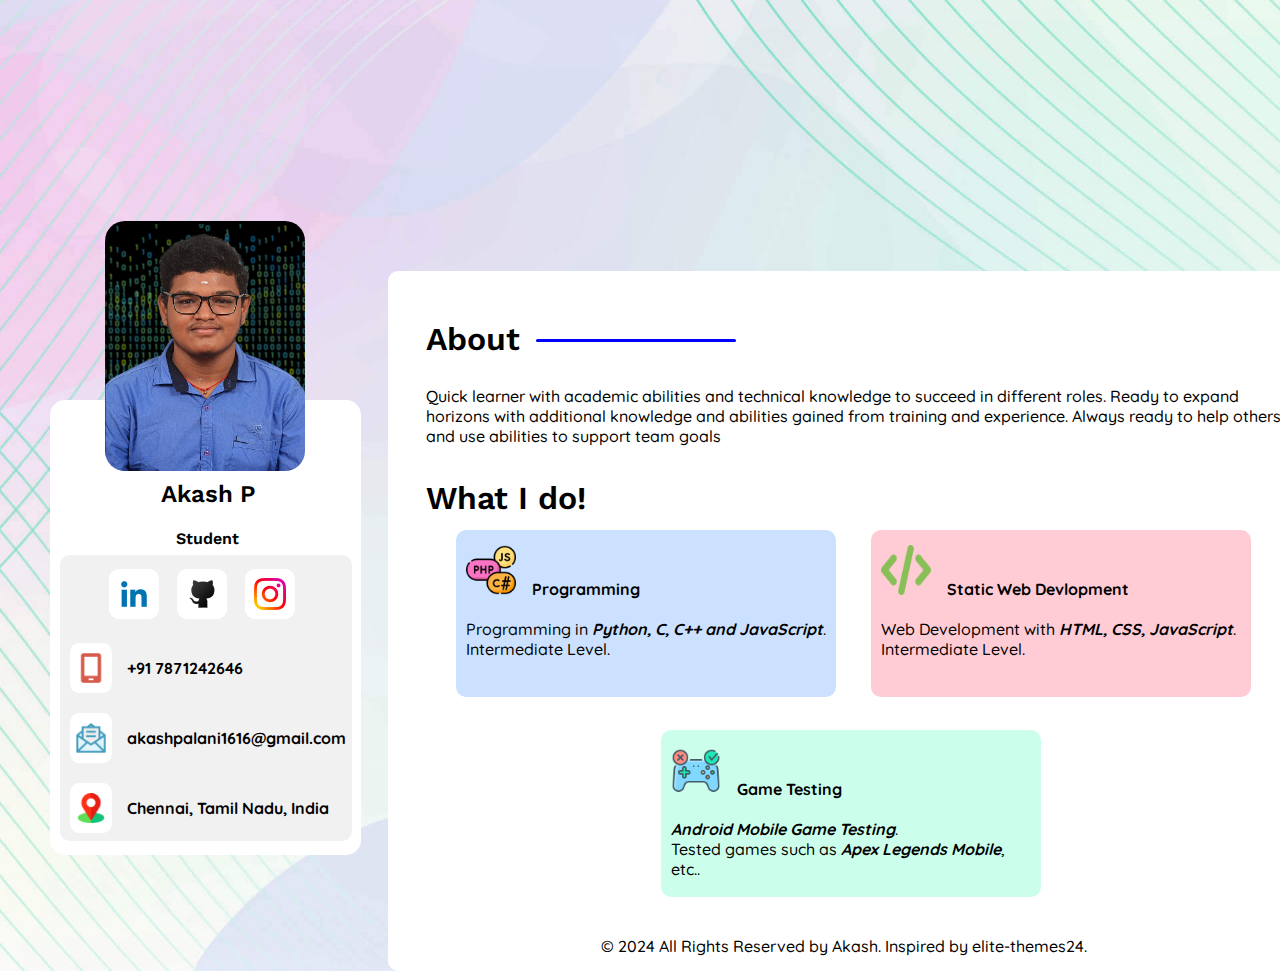
<file: index.html>
<html>
    <head>
        <html lang="en">
        <meta charset="utf-8">
        <meta name="viewport" content="width=device-width, initial-scale=1.0">
        <title>Portfolio</title>
        <link rel="icon" type="image/x-icon" href="img/favicon.png">
        <header><h1>&nbsp;</h1></header>
        <link rel="stylesheet" href="css/styles.css">
        <script type="text/javascript" src="js/script.js"></script>
        <link rel="preconnect" href="https://fonts.googleapis.com">
        <link rel="preconnect" href="https://fonts.gstatic.com" crossorigin>
        <link href="https://fonts.googleapis.com/css2?family=Quicksand:wght@300..700&display=swap" rel="stylesheet">
        <link rel="preconnect" href="https://fonts.googleapis.com">
        <link rel="preconnect" href="https://fonts.gstatic.com" crossorigin>
        <link href="https://fonts.googleapis.com/css2?family=Work+Sans:wght@300..900&display=swap" rel="stylesheet">
    </head>
    <body>
        <div class="big">
        <dl>
            <div id="rsq"></div>
            <dd>         
                <p id="About">
                    <img src="img/about.svg" alt="about" id="About" onclick="openIframe('About.html')" class="active-on-click">
                    </a>
                </p>
            </dd>
            <dd>
                    <p id="Resume">
                    <img src="img/resume.svg" id="Resume"  onclick="openIframe('resume.html')" class="active-on-click">
                    </a>
                </p>
            </dd>
        </dl>
    <div class="flex-container">
        <div class="LColumn">
                <img src="img/photo-1.png" alt="Profile pic" id="Profile">
                <div id="rgc"></div>
                <div id="rbc"></div>
            <div class="socials">
                <h2>&nbsp; Akash P</h2>
                <h4>&nbsp; Student</h4>
                <button id="li" onclick=window.open('https://www.linkedin.com/in/akashpalani/','_blank')>
                    <img src="img/linkedin.png" onmouseover="this.src='img/linkedinh.png';" onmouseout="this.src='img/linkedin.png';" alt="Linkedin" id="Linkedin">
                </button>
                <button id="gh" onclick=window.open('https://www.github.com/akashpalani7','_blank')>
                    <img src='img/github.png' onmouseover="this.src='img/githubh.png';" onmouseout="this.src='img/github.png';" alt="Github" id="Github">
                </button>
                <button id="in" onclick=window.open('https://www.instagram.com/eternal_blue_akash/','_blank')>
                    <img src="img/instagram.png" onmouseover="this.src='img/instagramh.png';" onmouseout="this.src='img/instagram.png';" alt="Instagram" id="Instagram">
                </button>
            </div>
            <div class="contacts">
                <p id="Phone">
                    <button id="ph" onclick="location.href='tel:+917871242646';"><img src="img/mobile.png" alt="Phone" id="Phone"></button> +91&nbsp;7871242646
                </p>
                <p id="Email">
                    <button id="mail" onclick="location.href='mailto:akashpalani1616@gmail.com';"><img src="img/mail.png" alt="Email" id="Email"></button>akashpalani1616@gmail.com
                 <p id="Location">
                    <button id="loc"><img src="img/location.png" alt="Location" id="Location"></button> Chennai,&nbsp;Tamil&nbsp;Nadu,&nbsp;India
                </p>
            </div>
        </div>
    <div class="iframe-container">
        <iframe id="iframe" src="About.html"></iframe>
        <iframe id="iframe2" src="resume.html"></iframe>
    </div>
    </div>
    </div>
    </body>
</html>
</file>
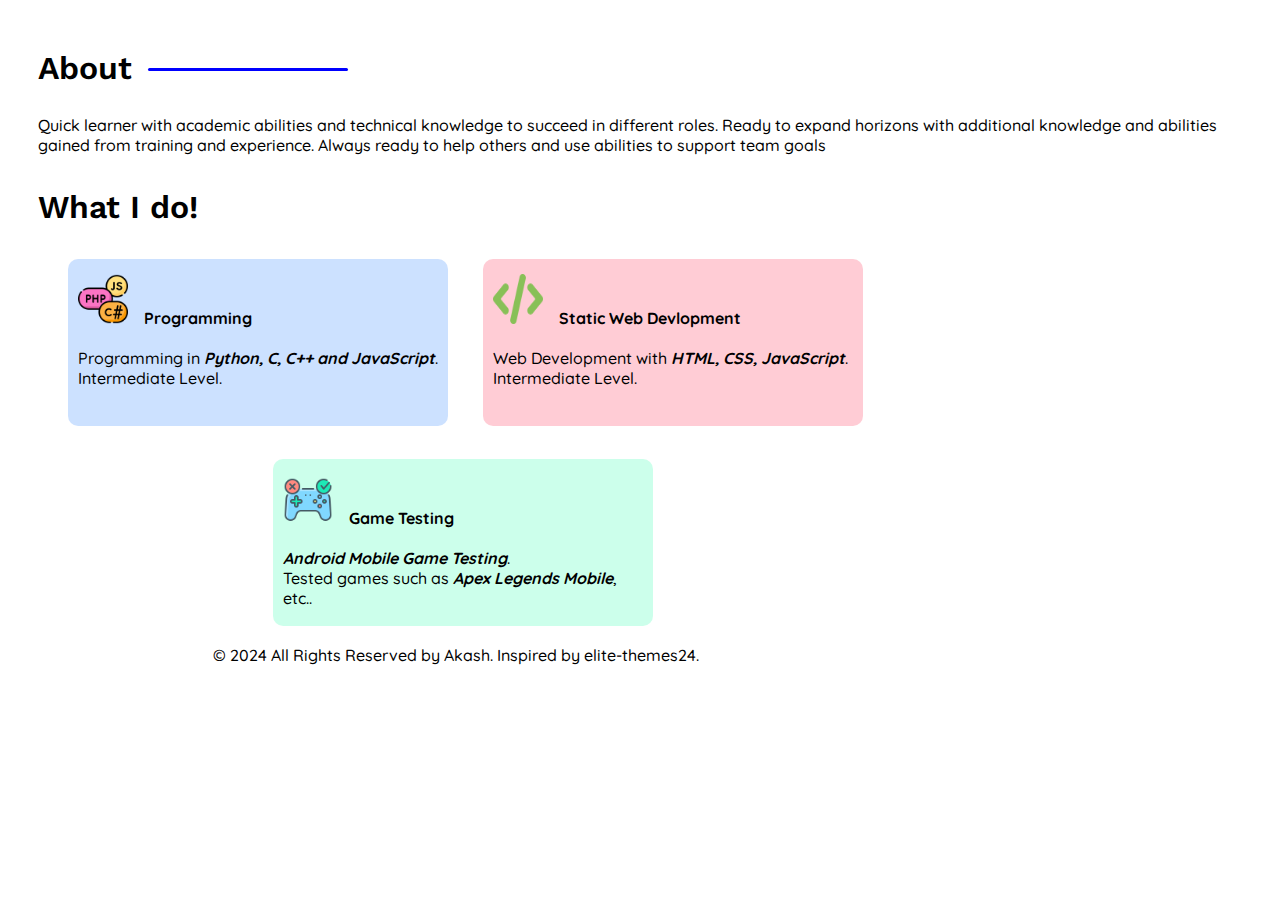
<file: About.html>
<html>
    <head>
        <html lang="en">
        <meta charset="utf-8">
        <meta name="viewport" content="width=device-width, initial-scale=1.0">
        <link rel="stylesheet" href="css/stylesi.css">
        <link rel="preconnect" href="https://fonts.googleapis.com">
        <link rel="preconnect" href="https://fonts.gstatic.com" crossorigin>
        <link href="https://fonts.googleapis.com/css2?family=Quicksand:wght@300..700&display=swap" rel="stylesheet">
        <link rel="preconnect" href="https://fonts.googleapis.com">
        <link rel="preconnect" href="https://fonts.gstatic.com" crossorigin>
        <link href="https://fonts.googleapis.com/css2?family=Work+Sans:wght@300..900&display=swap" rel="stylesheet">
    </head>
    <body>
<div class="CColoumn">
    <h1 id="head">
        <br>About<div id="bline"></div>
    </h1>
    <p>
        Quick learner with academic abilities and technical knowledge to succeed in different roles. Ready to expand horizons with additional knowledge and abilities gained from training and experience. Always ready to help others and use abilities to support team goals
    </p>
    <h1 id="head1">
        <br>
        What I do!
    </h1>
    <p id="boxc1">
        <img src="img/Programming.png" alt="Programming" title="Programming" id="Coding">
        <Strong id=""> &nbsp;&nbsp; Programming</Strong>
        <br><br>Programming in <i><strong>Python, C, C++ and JavaScript</strong></i>.
        <br>Intermediate Level.
    </p>
    <p id="boxc2">
        <img src="img/WebDevelopment.png" alt="Web Development" title="Web Development" id="WebDev">
        <strong>&nbsp;&nbsp; Static Web Devlopment</strong>
        <br><br>Web Development with <i><strong>HTML, CSS, JavaScript</i></strong>.
        <br>Intermediate Level.
    </p>
    <p id="boxc3">
        <img src="img/GameTesting.png" alt="Game Testing" title="Game Testing" id="GameTest">
        <strong>&nbsp;&nbsp; Game Testing</strong>
        <br><br><i><strong>Android Mobile Game Testing</i></strong>.
        <br>Tested games such as <strong><i>Apex Legends Mobile</i></strong>,<br>etc..
    </p>
</div>
<div class="footer">
    <p>
        © 2024 All Rights Reserved by Akash. Inspired by elite-themes24.
    </p>
</div>
</body>
</html>
</file>
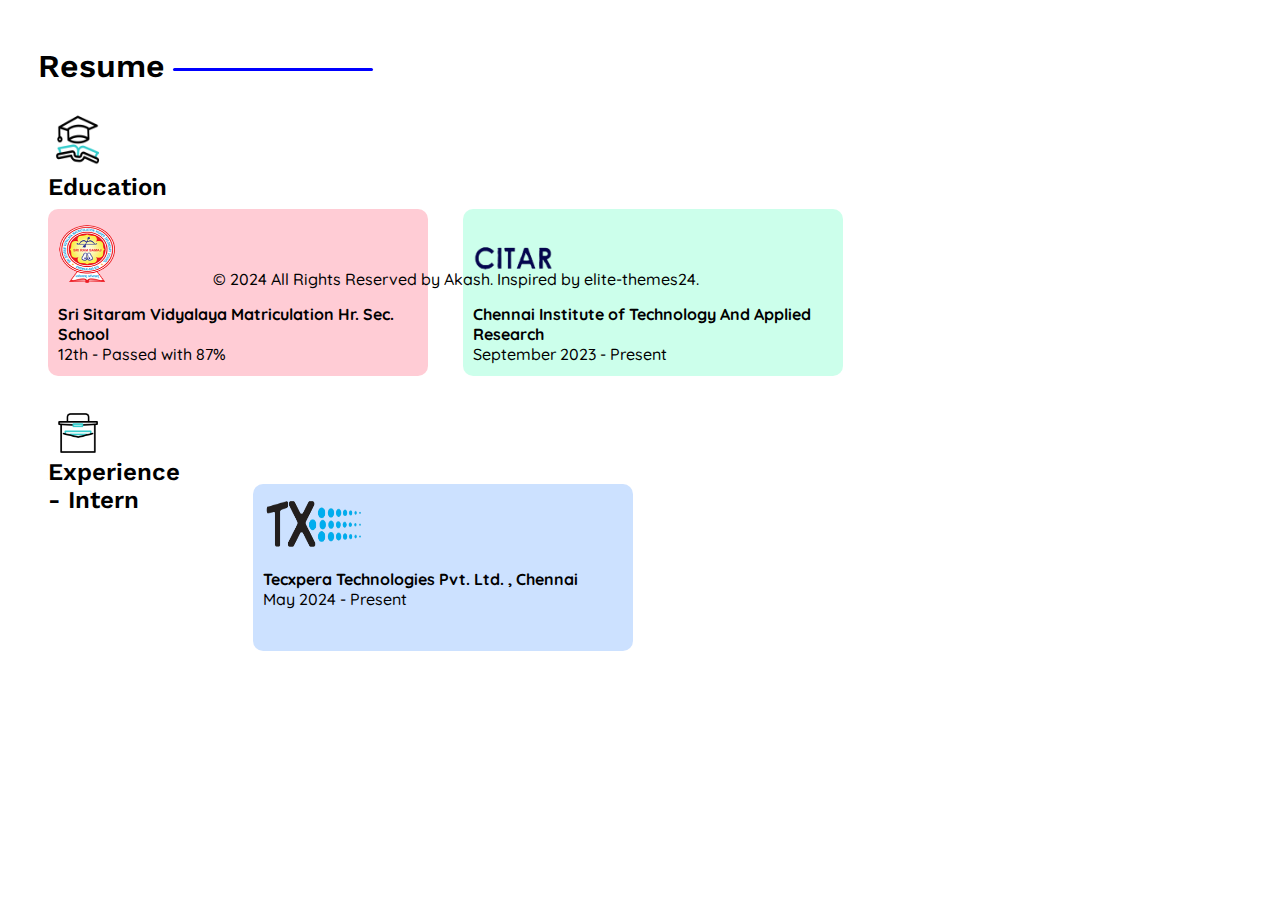
<file: resume.html>
<html>
    <head>
        <html lang="en">
        <meta charset="utf-8">
        <meta name="viewport" content="width=device-width, initial-scale=1.0">
        <link rel="stylesheet" href="css/stylesr.css">
        <link rel="preconnect" href="https://fonts.googleapis.com">
        <link rel="preconnect" href="https://fonts.gstatic.com" crossorigin>
        <link href="https://fonts.googleapis.com/css2?family=Quicksand:wght@300..700&display=swap" rel="stylesheet">
        <link rel="preconnect" href="https://fonts.googleapis.com">
        <link rel="preconnect" href="https://fonts.gstatic.com" crossorigin>
        <link href="https://fonts.googleapis.com/css2?family=Work+Sans:wght@300..900&display=swap" rel="stylesheet">
    </head>
    <body>
    <h1 id="resume">Resume</h1>
    <div id="bline"></div>
<div class="CColoumn">
    <h2 id="head1">
        <img src="img/Education.gif" type="image/gif" alt="Education" title="Education" id="education">
        Education
    </h2>
    <p id="boxc1">
        <img src="img/ssrv.png" alt="School" title="School" id="school">
        <br><br><strong>Sri Sitaram Vidyalaya Matriculation Hr. Sec. School</strong>
        <br>12th - Passed with 87%
    </p>
    <p id="boxc2">
        <img src="img/citar.png" alt="College" title="College" id="college">
        <br><br><strong>Chennai Institute of Technology And Applied Research</strong>
        <br> September 2023 - Present
    </p>
    <h2 id="head2">
        <img src="img/Experience.gif" alt="Experience" title="Experience" id="experience">
        Experience - Intern
    </h2>
    <p id="boxc3">
        <img src="img/Tecxpera.png" alt="Intern" title="Intern" id="intern">
        <br><br><strong>Tecxpera Technologies Pvt. Ltd. , Chennai</strong>
        <br>May 2024 - Present
    </p>
    </div>
</div>
<div class="footer">
    <p>
        © 2024 All Rights Reserved by Akash. Inspired by elite-themes24.
    </p>
</div>
</body>
</html>
</file>
<file: css/styles.css>
html{
    overflow-y:scroll
}

body{
    background-image:url(bg.jpg);
    background-repeat: no-repeat;
    background-attachment:fixed;
    background-size:cover;
    background-position:center;
    font-family: "Quicksand","Work Sans", sans-serif;
    font-optical-sizing: auto;
    font-weight: 600;
    font-style: normal;
    display: flex;
    flex-grow: 3;
    flex-direction: column;
}

h2,h4{
    background: transparent;
    font-family:"Work Sans";
    font-weight:600;
}
p{
    font-family:"Quicksand";
    font-weight:700;
}

dl{
    position:absolute;
    left:1370px;
    top:400px;
    background:transparent;
}

#rsq{
    margin-left:-27px;
    border-radius: 15px;
    position:absolute;
    width:135px;
    height:251px;
    background:white;
}

img{
    background:transparent;
}

a{
    text-decoration: none;
    color:black;
}

img#Resume, img#About {
    background-color: rgb(241, 241, 241);
    border: none;
    padding: 20px 25px;
    cursor: pointer;
    display: flex;
    justify-content: center;
    border-radius: 10px;
    margin-bottom: 20px;
    height:60px;
    width:60px;
    transform: translateX(-50%);
}

img#Resume:hover, img#About:hover{
    background: #0340f8ab;
}

img#Profile{
    height:250px;
    width:200px;
    position:relative;
    top:130px;
    left:97px;
    z-index:2;
    border-radius:20px;
}

.socials{
    top: 460;
    left:72px;
    width:260px;
    height:380px;
    position:absolute;
    text-align:center;
    border-radius:10px;
    justify-content: center;
    align-items: center;
    z-index:3;
}

.contacts{
    padding-left:7px;
    top: 625px;
    left:63px;
    width:250px;
    position:absolute;
    display:block;
    text-align:center;
    border-radius:15px;
    z-index:3;
}

#phone,#email,#location{
    display:flex;
    align-items:center;
    padding-top:2px;
    padding-bottom:2px;
    position:static;
    text-indent:15px;
    width:30px;
    background:transparent;
}

.contacts p#Phone button#ph:hover, .contacts p#Email button#mail:hover{
    background:rgba(149, 147, 147, 0.5);
}

#Instagram,#Github,#Linkedin{
    align-items:center;
    padding:2px 2px 2px 2px;
    width: 32px;
}

button{
    align-items:center;
    cursor: pointer;
    height: 50px;
    width: 50px;
    border-radius: 20%;
    background:white;
    border:none;
}

button#loc{
    cursor:default;
}

button#in{
    background: linear-gradient(white, white 50%, #fdf497 0%, #fdf497 5%, #fd5949 45%, #d6249f 60%, #285AEB 90%);
}

button#gh{
    background:linear-gradient(white, white 50%, gray 50%, gray);   
}

button#li{
    background: linear-gradient(white, white 50%, #5902fb 50%, #5902fb);
}

button#li:hover,button#gh:hover,button#in:hover{
    background-position: 100.5% 100.00001%;
}

button#li,button#gh,button#in{
    justify-content: center;
    align-items: center;
    text-align: center;
    margin: 0 7px;
    background-size: 100% 200%;
    transition: background .7s;
}

img#Github:hover,img#Linkedin:hover,img#Instagram:hover{
    transform: rotateY(720deg);
    transition: transform .8s;
}

#iframe{
    margin-top:280px;
    margin-left:840px;
    position: absolute;   
    transform: translate(-50%, -50%);
    width: 920px; 
    height: 700px;
    border: grey;
    background:white;
    border-radius:10px;
    scrollbar-width: 0px;
    scrollbar-color: transparent;
}

#iframe2{
    display:none;
    scrollbar-width:none;
    scrollbar-color: transparent;
}

div#rbc{
        position: absolute;
        height:246px;
        width: 252px;
        left:60px;
        top:555px;
        padding: 20px;
        border-radius: 10px;
        gap: 22px;
        background:rgb(241, 241, 241);
        z-index: 2;
}

div#rgc{
    position:absolute;
    top:400px;
    left:50px;
    width:311px;
    height:455px;
    background: white;
    align-items: center;
    border-radius:15px;
    z-index:1;
}

@media only screen and (max-width: 1023px) {
    html{
        align-self: center;
        align-items: center;
        flex-basis:0;
    }

    head{
        align-self: center;
        align-items:center;
    }

    body{
        font-size: 14px;
        align-items:center;
        align-self: center;
        flex-basis:0;
    }

    dl{
        display: none;
    }

    div.Lcolumn{
       position:unset;
       display:flex;
       flex-direction:inherit;
       flex-grow: 1;
       flex-shrink: 1;
       align-items: center;
       align-self: center;
       justify-content:center;
       flex-direction: column;
    }

    div#rgc{
        position:unset;
        display:flex;
        flex-direction:column;
        flex-grow: 1;
        flex-shrink: 1;
        align-self: center;
        margin-top:-80px;
    }

    div#rbc{
        position:unset;
        display: flex;
        flex-grow: 1;
        flex-direction:column;
        flex-shrink: 1;
        align-items: center;
        margin-top:-295px;
        }

    img#Profile{
        position:unset;  
        display: flex;
        flex-grow:1;
        flex-shrink:1;

    }

    div.socials{
        position:unset;
        flex-grow:1;
        flex-shrink:1;
        margin-top:-370px;
    }

    div.contacts{
        position:unset;
        flex-grow:1;
        flex-shrink:1;
        margin-top:-225px;
    }

    #iframe2{
        display:flex;
        flex-grow:1;
        flex-shrink: 1;
        flex-flow: column;
        height:1900px;
        width:400px;
        margin-top:1000px;
        border: grey;
        background:white;
        border-radius:10px;
        z-index:2;

    }

    #iframe{
        display:flex;
        flex-grow:1;
        flex-flow: column;
        height:870px;
        width:400px;
        margin-top:500px;
        margin-left:200;
        border: grey;
        background:white;
        border-radius:10px;
        z-index:2;
    }

    .iframe-container{
        display:flex;
        flex-direction: column;
        flex-grow: 1;
        flex-shrink:1;
        -ms-flex-item-align: center;
    }
}
</file>
<file: css/stylesi.css>
body{
    font-family: "Quicksand","Work Sans", sans-serif;
    font-optical-sizing: auto;
    font-weight: 400;
    font-style: normal;
    position:absolute;
    left:30px;
    top:10px;
}

h1{
    font-family:"Work Sans";
    font-weight:600;
}

#head{
    position:relative;
    top:-7px;
}

#head1{
    position:relative;
    top:-27px;
}

p{
    font-family:"Quicksand";
    font-weight:500;
}

.footer{
    font-family:"Work Sans";
    font-weight:800;
}

img#Coding,img#WebDev,img#GameTest{
    width: 50px;
    height:50px;
    background:transparent;
}

#boxc1,#boxc2,#boxc3{
    width:370px;
    height:150px;
    position:absolute;
    border-radius: 10px;
    padding:15px 0px 2px 10px
}

#boxc1{
    left:30px;
    top:225px;
    background:rgba(0, 106, 255,0.2);
}

#boxc2{
    left:445px;
    top:225px;
    background:rgba(255, 0, 47,0.2);
}

#boxc3{
    left:235px;
    top:425px;
    background:rgba(0, 255, 157,0.2);
}

.footer{
    position:absolute;
    margin-top: 355px;
    margin-bottom: 10px;
    margin-left:175px;
}

#bline{
    position:absolute;
    height:3px;
    width:200px;
    background:blue;
    border-radius:2px;
    top:57px;
    left:110px;
}

@media only screen and (max-width: 480px) {
    body{
        font-size:14px;
    }

    #boxc1{
        margin-top:40px;
        margin-left:-50px;
        width:354px;
    }

    #boxc2{
        margin-top:230px;
        margin-left:-465px;
        width:354px;
    }

    #boxc3{
        margin-top:222px;
        margin-left:-255px;
        width:354px;
    }

    .footer{
        display:none;
    }

    #about{
        margin-left:-15px;
        margin-right:10px;
    }

    #bline{
        margin-top:-6px;
        margin-left:-12px;
    }
}
</file>
<file: css/stylesr.css>
body{
    font-family: "Quicksand","Work Sans", sans-serif;
    font-optical-sizing: auto;
    font-weight: 400;
    font-style: normal;
    position:absolute;
    top:35px;
    left:10px;
    -ms-overflow-style: none;
    overflow: -moz-scrollbars-none;
}

::-webkit-scrollbar {
    width: 0;
    background: transparent;
}

h2{
    font-family:"Work Sans";
    font-weight:600;
}

#head1{
    position:absolute;
    top:1px;
}

p{
    font-family:"Quicksand";
    font-weight:500;
}

.footer{
    font-family:"Work Sans";
    font-weight:800;
}

#resume{
    font-family:"Work Sans";
    font-weight:600 ;
    position:absolute;
    top: -17px;
    left:20px;
}

img#experience{
    margin-top:-5px;
    margin-left:5px;
    width: 50px;
    height:50px;
}

img#education{
    margin-top:10px;
    width: 60px;
    height: 70px;
}

#boxc1,#boxc2,#boxc3{
    width:370px;
    height:150px;
    position:absolute;
    border-radius: 10px;
    padding:15px 0px 2px 10px
}

#boxc1{
    left:30px;
    top:150px;
    background:rgba(255, 0, 47,0.2);
}

#boxc2{
    left:445px;
    top:150px;
    background:rgba(0, 255, 157,0.2);
}
 

#boxc3{
    left:235px;
    top:425px;
    background:rgba(0, 106, 255,0.2);
}

#bline{
    position:absolute;
    height:3px;
    width:200px;
    background:blue;
    border-radius:2px;
    top:25px;
    left:155px;
}

#head2{
    position:absolute;
    top:350px;
    left:30px;   
}

#head1{
    position:absolute;
    top:30px;
    left:30px;
}

img#school,img#college,img#intern{
    height:60px;
}

img#school{
    width:60px;
}

img#college{
    width:80px;
}

img#intern{
    height:50px;
    width:100px;
}

#h1{
    margin-top:82px;
    margin-left:95px;
}

#h2{
    margin-top:268px;
    margin-left:90px;
}

#prog{
    margin-left:99px;
    margin-top:240px;
}

#head3{
    margin-top:-45px;
}

img#program{
    width:57px;
    height:57px;
    margin-left:-63px;
}

#gb1{
    position:absolute;
    margin-left:-20px;
    margin-top:5px;
    z-index:-1;
    background:rgb(241, 241, 241);
    width:310px;
    height:520px;
    border-radius:15px;
}

#py,#ht,#cs,#js,#cp,#c{
    margin-left:0px;
    padding-top:7px;
    padding-bottom:7px;
    z-index:1;
}

#py{
    padding-top:30px;
}

#pys,#hts,#css,#jss,#cps,#csc{
    height:5px;
    border-radius:5px;
    z-index:1;
}

#pys{
    background: rgba(245, 44, 81, 0.7);
    width:270px;
}

#hts{
    background:rgba(146, 32, 239, 0.7);
    width:230px;
}

#css{
    background:rgba(0, 255, 157,0.7);
    width:230px;
}

#jss{
    background:rgba(47, 132, 251, 0.7);
    width:170px;
}

#cps{
    background:rgba(194, 94, 234,0.7);
    width:150px;
}

#csc{
    background:rgba(1, 208, 255, 0.7);
    width:150px;
}

img#language{
    width:60px;
    margin-left:-30px;
    margin-top:3px;
}


#lang{
    margin-left:485px;
    margin-top:-375px
}

#head4{
    margin-top:-36px;
    margin-left:25px;
}

#gb2{
    position:absolute;
    margin-left:10px;
    z-index:-1;
    background:rgb(241, 241, 241);
    width:310px;
    height:190px;
    border-radius:15px;
}

#lang1,#lang2{
    margin-left:30px;
    padding-bottom:7px;
    padding-top:7px;
}

#lang1{
    margin-top:37px;
}

#l1,#l2{
    margin-left:30px;
    height:5px;
    border-radius:5px;
    z-index:1;
    width:270px;
}

#l1{
    background:rgba(245, 44, 81, 0.7);
}

#l2{
    background:rgba(1, 208, 255, 0.7);
}

.footer{
    width:500px;
    position:absolute;
    margin-top: 210px;
    margin-bottom: 10px;
    margin-left:195px;
}

.footer480{
    display:none;
}


@media only screen and (max-width: 480px) { 
    .footer{
        display:none;
    }

    body{
        overflow:hidden;
    }

    #head1{
        margin-left:50px;
    }

    #head2{
        margin-top:230px;
    }

    #h1{
        margin-left:142px;
        margin-top:83px;
    }

    #h2{
        margin-left:27px;
        margin-top:477px;
        text-align: center;
    }

    #boxc1{
        margin-top:20px;
        margin-left:-30px;
        width:354px;
    }

    #boxc2{
        margin-top:220px;
        margin-left:-445px;
        width:354px;
    }

    #boxc3{
        margin-top:240px;
        margin-left:-235px;
        width:354px;
    }

    .footer480{
        display:block;
        margin-top:85px;
        margin-left:-20px;
        text-align: center;   
    }
    
    #prog{
        margin-top:260;
        margin-left:90px;
    }

    #gb1{
        margin-left:-65px;
    }
    
    #py,#ht,#cs,#js,#cp,#c{
        margin-left:-45px;
    }

    #pys,#hts,#css,#jss,#cps,#csc{
        margin-left:-45px;
    }  
    
    #lang{
        margin-left:110px;
        margin-top:55px;
    }

    #gb2{
        margin-left:-82px;
    }

    #lang1,#lang2{
        margin-left:-63px;
    }

    #l1,#l2{
        margin-left:-63px;
    }
}
</file>
